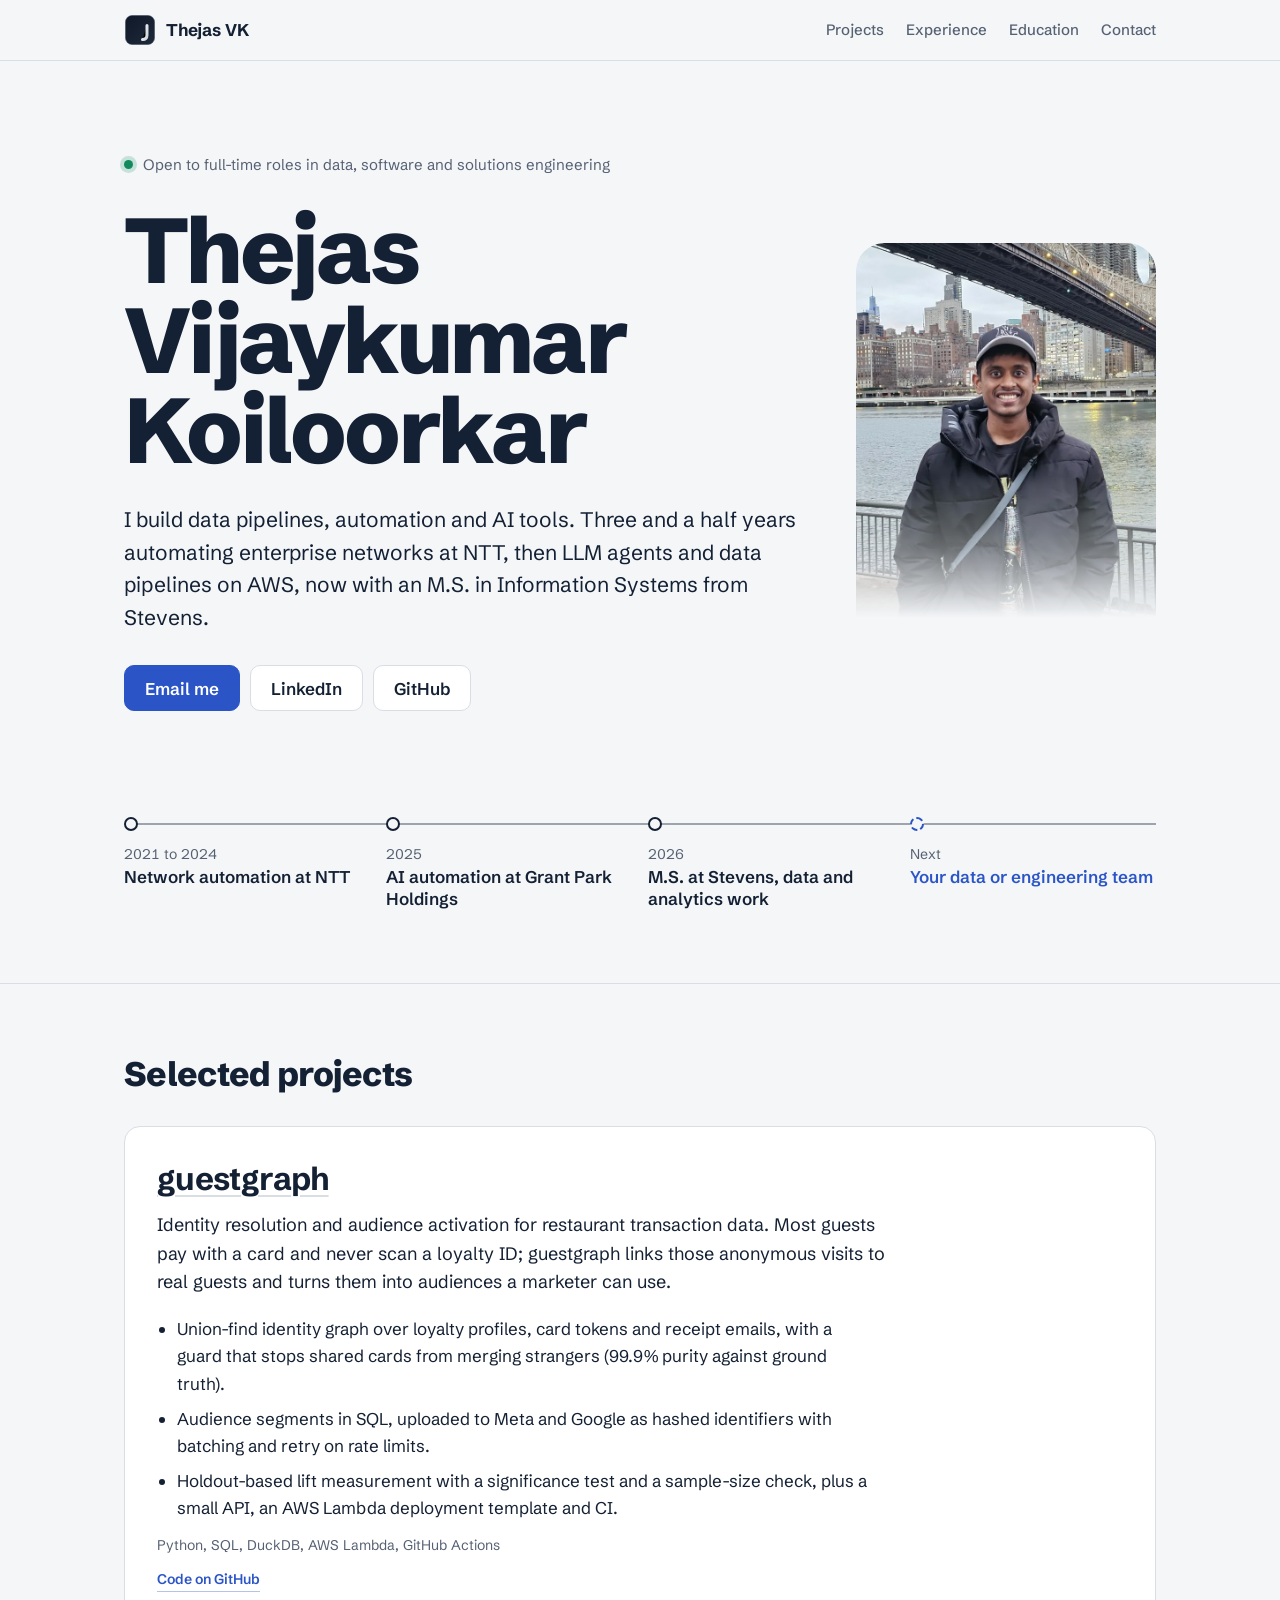
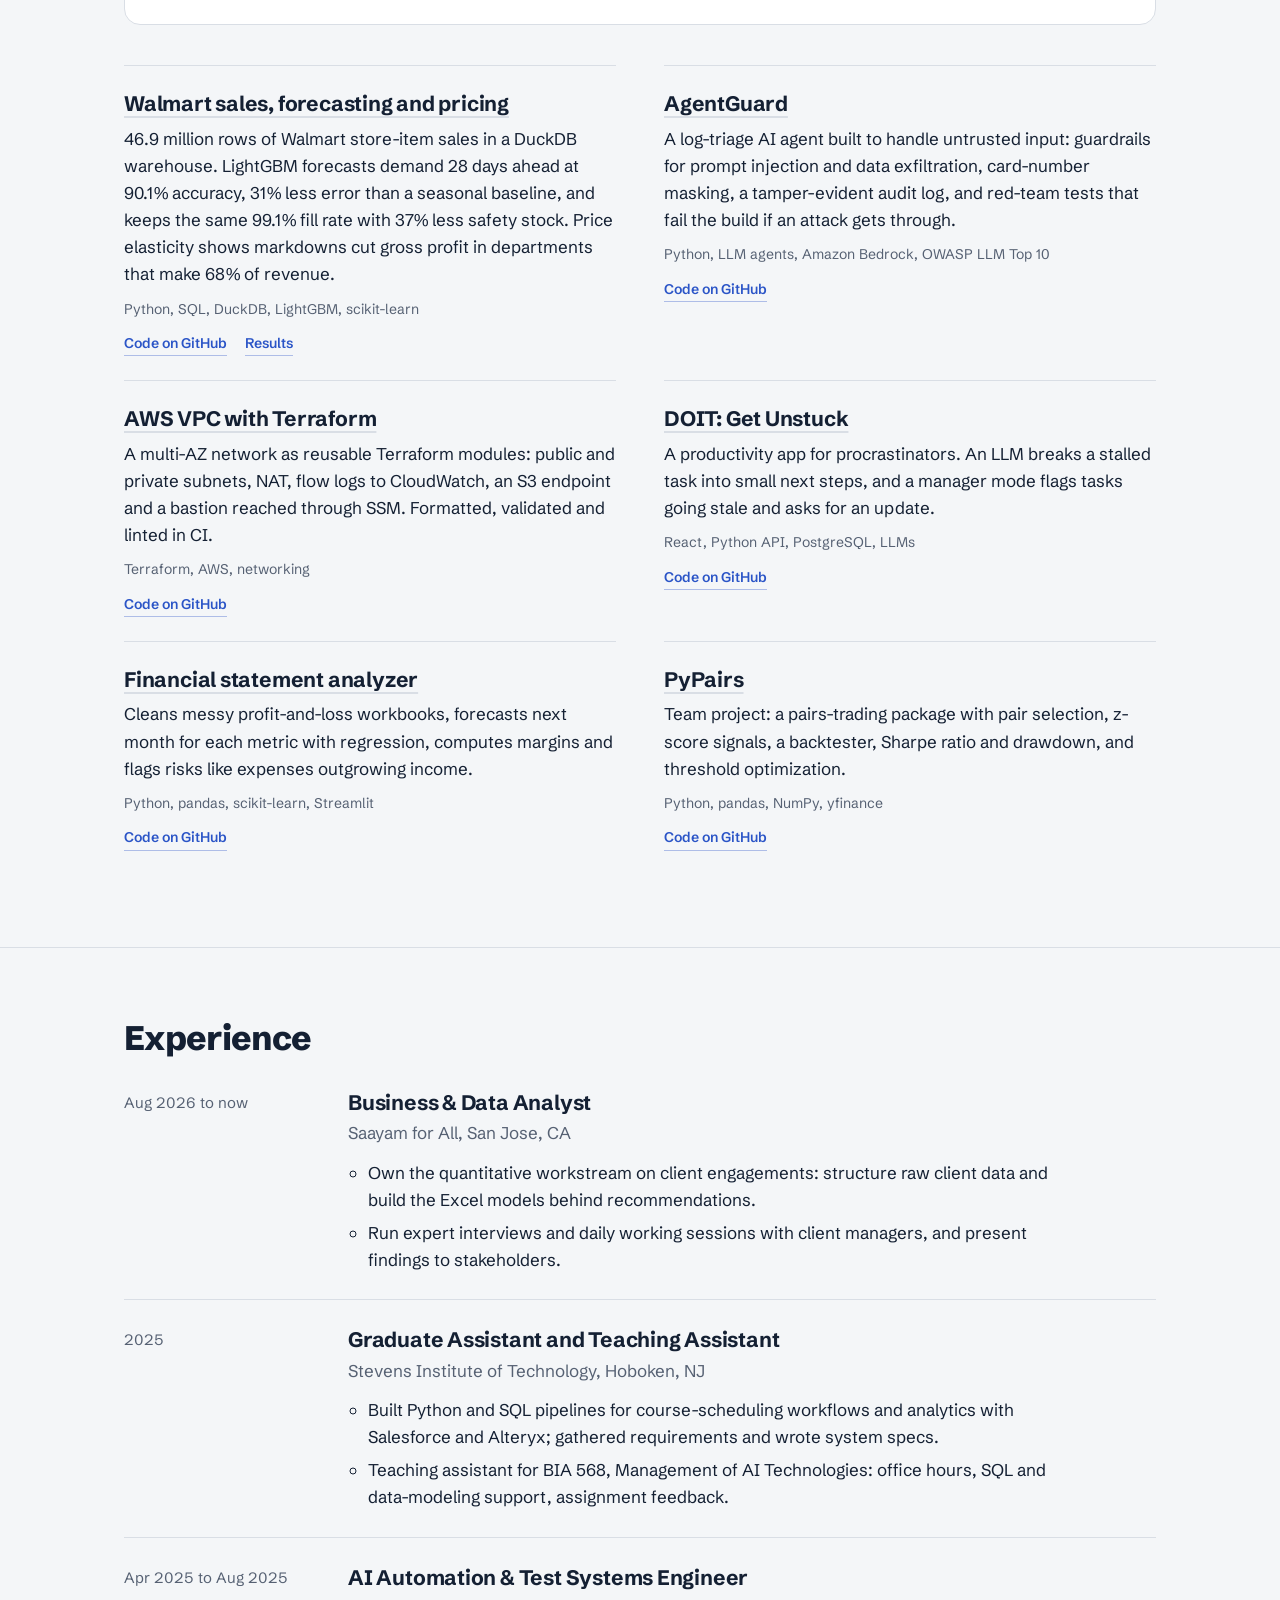
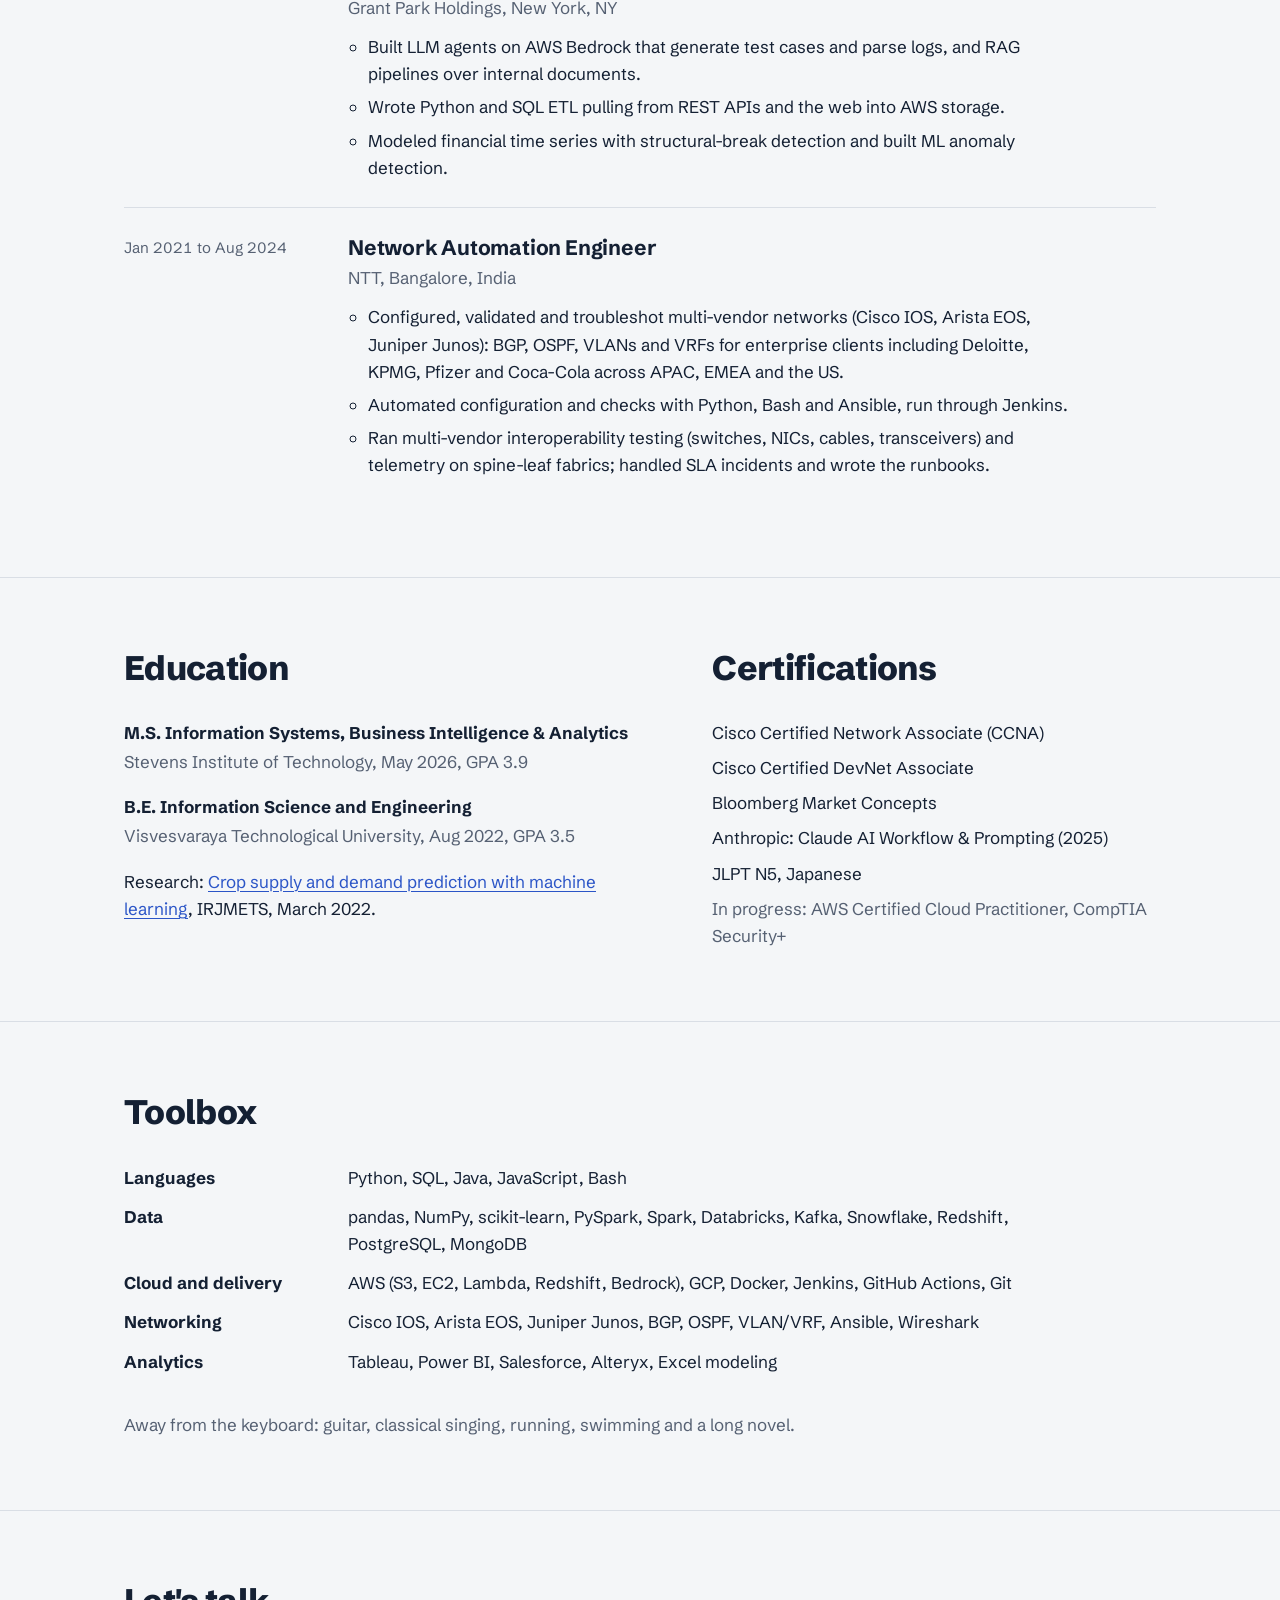
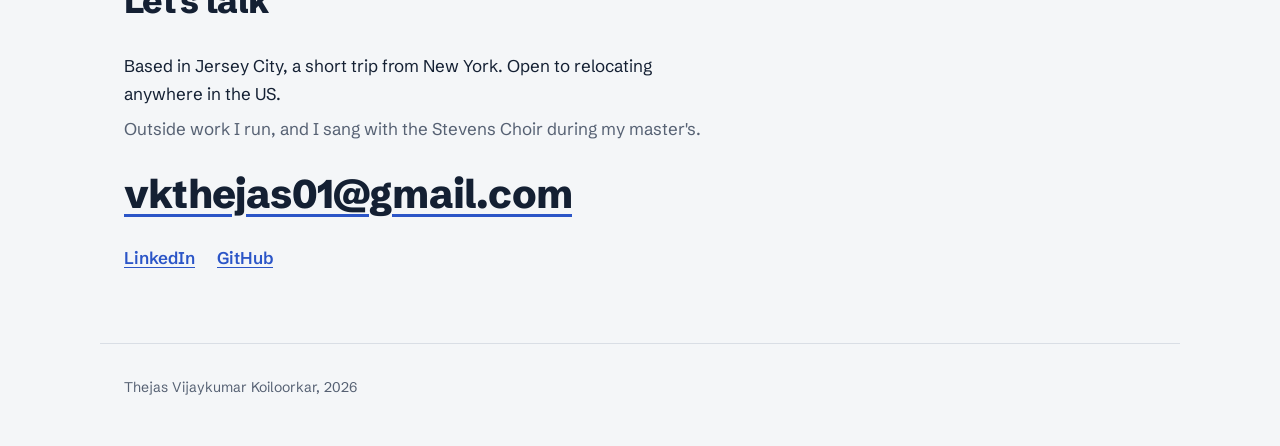
<file: index.html>
<!DOCTYPE html>
<html lang="en">
<head>
  <meta charset="UTF-8" />
  <meta name="viewport" content="width=device-width, initial-scale=1" />
  <title>Thejas Vijaykumar Koiloorkar | Data & Software Engineer</title>
  <meta name="description" content="Thejas Vijaykumar Koiloorkar: data and software engineer. Three and a half years automating enterprise networks at NTT, then LLM agents and data pipelines on AWS. M.S. Information Systems, Stevens Institute of Technology." />
  <meta name="author" content="Thejas Vijaykumar Koiloorkar" />
  <link rel="canonical" href="https://thejasvk.github.io/Homerun/" />
  <meta name="theme-color" content="#F4F6F8" media="(prefers-color-scheme: light)" />
  <meta name="theme-color" content="#0F1621" media="(prefers-color-scheme: dark)" />
  <meta property="og:type" content="website" />
  <meta property="og:title" content="Thejas Vijaykumar Koiloorkar | Data & Software Engineer" />
  <meta property="og:description" content="Network automation at NTT, LLM agents and data pipelines on AWS, M.S. Information Systems at Stevens. Projects, experience and contact." />
  <meta property="og:url" content="https://thejasvk.github.io/Homerun/" />
  <meta name="twitter:card" content="summary" />
  <link rel="icon" type="image/svg+xml" href="assets/tj-logo.svg" />
  <link rel="preconnect" href="https://fonts.googleapis.com" />
  <link rel="preconnect" href="https://fonts.gstatic.com" crossorigin />
  <link href="https://fonts.googleapis.com/css2?family=Schibsted+Grotesk:ital,wght@0,400;0,500;0,700;0,800;1,400&display=swap" rel="stylesheet" />
  <link rel="stylesheet" href="styles.css?v=2026-10-13e" />
</head>
<body>
  <a class="skip" href="#main">Skip to content</a>

  <header class="site-head">
    <div class="wrap head-row">
      <a class="brand" href="#top" aria-label="Thejas Vijaykumar Koiloorkar, back to top">
        <img src="assets/tj-logo.svg" alt="" width="32" height="32" />
        <span>Thejas VK</span>
      </a>
      <nav aria-label="Sections">
        <a href="#work">Projects</a>
        <a href="#experience">Experience</a>
        <a href="#education">Education</a>
        <a href="#contact">Contact</a>
      </nav>
    </div>
  </header>

  <main id="main">
    <section class="hero wrap" id="top">
      <div class="intro">
        <div class="intro-text">
          <p class="status"><span class="dot" aria-hidden="true"></span>Open to full-time roles in data, software and solutions engineering</p>
          <h1>Thejas Vijaykumar Koiloorkar</h1>
          <p class="lede">I build data pipelines, automation and AI tools. Three and a half years automating enterprise networks at NTT, then LLM agents and data pipelines on AWS, now with an M.S. in Information Systems from Stevens.</p>
          <div class="cta">
            <a class="btn primary" href="mailto:vkthejas01@gmail.com">Email me</a>
            <a class="btn" href="https://linkedin.com/in/thejasvk" target="_blank" rel="noopener">LinkedIn</a>
            <a class="btn" href="https://github.com/ThejasVK" target="_blank" rel="noopener">GitHub</a>
          </div>
        </div>
        <picture class="portrait">
          <source srcset="thejas.webp" type="image/webp">
          <img src="thejas.jpg" width="680" height="850" alt="Thejas Vijaykumar Koiloorkar by the East River, with the Queensboro Bridge behind him">
        </picture>
      </div>

      <figure class="trace" aria-label="Career path from network automation to data and AI engineering">
        <ol class="hops">
          <li><span class="node" aria-hidden="true"></span><span class="when">2021 to 2024</span><span class="what">Network automation at NTT</span></li>
          <li><span class="node" aria-hidden="true"></span><span class="when">2025</span><span class="what">AI automation at Grant Park Holdings</span></li>
          <li><span class="node" aria-hidden="true"></span><span class="when">2026</span><span class="what">M.S. at Stevens, data and analytics work</span></li>
          <li class="next"><span class="node" aria-hidden="true"></span><span class="when">Next</span><span class="what">Your data or engineering team</span></li>
        </ol>
      </figure>
    </section>

    <section class="block" id="work" aria-labelledby="work-h">
      <div class="wrap">
        <h2 id="work-h">Selected projects</h2>

        <article class="feature">
          <div class="feature-text">
            <h3><a href="https://github.com/ThejasVK/guestgraph" target="_blank" rel="noopener">guestgraph</a></h3>
            <p class="sum">Identity resolution and audience activation for restaurant transaction data. Most guests pay with a card and never scan a loyalty ID; guestgraph links those anonymous visits to real guests and turns them into audiences a marketer can use.</p>
            <ul>
              <li>Union-find identity graph over loyalty profiles, card tokens and receipt emails, with a guard that stops shared cards from merging strangers (99.9% purity against ground truth).</li>
              <li>Audience segments in SQL, uploaded to Meta and Google as hashed identifiers with batching and retry on rate limits.</li>
              <li>Holdout-based lift measurement with a significance test and a sample-size check, plus a small API, an AWS Lambda deployment template and CI.</li>
            </ul>
            <p class="stack">Python, SQL, DuckDB, AWS Lambda, GitHub Actions</p>
            <p class="links"><a href="https://github.com/ThejasVK/guestgraph" target="_blank" rel="noopener" aria-label="guestgraph: code on GitHub">Code on GitHub</a></p>
          </div>
        </article>

        <div class="projects">
          <article>
            <h3><a href="https://github.com/ThejasVK/walmart-retail-analytics" target="_blank" rel="noopener">Walmart sales, forecasting and pricing</a></h3>
            <p>46.9 million rows of Walmart store-item sales in a DuckDB warehouse. LightGBM forecasts demand 28 days ahead at 90.1% accuracy, 31% less error than a seasonal baseline, and keeps the same 99.1% fill rate with 37% less safety stock. Price elasticity shows markdowns cut gross profit in departments that make 68% of revenue.</p>
            <p class="stack">Python, SQL, DuckDB, LightGBM, scikit-learn</p>
            <p class="links"><a href="https://github.com/ThejasVK/walmart-retail-analytics" target="_blank" rel="noopener" aria-label="Walmart sales, forecasting and pricing: code on GitHub">Code on GitHub</a>
              <a href="https://github.com/ThejasVK/walmart-retail-analytics/blob/main/reports/RESULTS.md" target="_blank" rel="noopener" aria-label="Walmart sales, forecasting and pricing: results">Results</a></p>
          </article>
          <article>
            <h3><a href="https://github.com/ThejasVK/AgentGuard" target="_blank" rel="noopener">AgentGuard</a></h3>
            <p>A log-triage AI agent built to handle untrusted input: guardrails for prompt injection and data exfiltration, card-number masking, a tamper-evident audit log, and red-team tests that fail the build if an attack gets through.</p>
            <p class="stack">Python, LLM agents, Amazon Bedrock, OWASP LLM Top 10</p>
            <p class="links"><a href="https://github.com/ThejasVK/AgentGuard" target="_blank" rel="noopener" aria-label="AgentGuard: code on GitHub">Code on GitHub</a></p>
          </article>
          <article>
            <h3><a href="https://github.com/ThejasVK/aws-vpc-terraform" target="_blank" rel="noopener">AWS VPC with Terraform</a></h3>
            <p>A multi-AZ network as reusable Terraform modules: public and private subnets, NAT, flow logs to CloudWatch, an S3 endpoint and a bastion reached through SSM. Formatted, validated and linted in CI.</p>
            <p class="stack">Terraform, AWS, networking</p>
            <p class="links"><a href="https://github.com/ThejasVK/aws-vpc-terraform" target="_blank" rel="noopener" aria-label="AWS VPC with Terraform: code on GitHub">Code on GitHub</a></p>
          </article>
          <article>
            <h3><a href="https://github.com/ThejasVK/Deadline" target="_blank" rel="noopener">DOIT: Get Unstuck</a></h3>
            <p>A productivity app for procrastinators. An LLM breaks a stalled task into small next steps, and a manager mode flags tasks going stale and asks for an update.</p>
            <p class="stack">React, Python API, PostgreSQL, LLMs</p>
            <p class="links"><a href="https://github.com/ThejasVK/Deadline" target="_blank" rel="noopener" aria-label="DOIT: Get Unstuck: code on GitHub">Code on GitHub</a></p>
          </article>
          <article>
            <h3><a href="https://github.com/ThejasVK/GH-ProForma" target="_blank" rel="noopener">Financial statement analyzer</a></h3>
            <p>Cleans messy profit-and-loss workbooks, forecasts next month for each metric with regression, computes margins and flags risks like expenses outgrowing income.</p>
            <p class="stack">Python, pandas, scikit-learn, Streamlit</p>
            <p class="links"><a href="https://github.com/ThejasVK/GH-ProForma" target="_blank" rel="noopener" aria-label="Financial statement analyzer: code on GitHub">Code on GitHub</a></p>
          </article>
          <article>
            <h3><a href="https://github.com/ThejasVK/PyPairs" target="_blank" rel="noopener">PyPairs</a></h3>
            <p>Team project: a pairs-trading package with pair selection, z-score signals, a backtester, Sharpe ratio and drawdown, and threshold optimization.</p>
            <p class="stack">Python, pandas, NumPy, yfinance</p>
            <p class="links"><a href="https://github.com/ThejasVK/PyPairs" target="_blank" rel="noopener" aria-label="PyPairs: code on GitHub">Code on GitHub</a></p>
          </article>
        </div>
      </div>
    </section>

    <section class="block" id="experience" aria-labelledby="exp-h">
      <div class="wrap">
        <h2 id="exp-h">Experience</h2>
        <ol class="timeline">
          <li>
            <p class="dates">Aug 2026 to now</p>
            <div>
              <h3>Business &amp; Data Analyst</h3>
              <p class="org">Saayam for All, San Jose, CA</p>
              <ul>
                <li>Own the quantitative workstream on client engagements: structure raw client data and build the Excel models behind recommendations.</li>
                <li>Run expert interviews and daily working sessions with client managers, and present findings to stakeholders.</li>
              </ul>
            </div>
          </li>
          <li>
            <p class="dates">2025</p>
            <div>
              <h3>Graduate Assistant and Teaching Assistant</h3>
              <p class="org">Stevens Institute of Technology, Hoboken, NJ</p>
              <ul>
                <li>Built Python and SQL pipelines for course-scheduling workflows and analytics with Salesforce and Alteryx; gathered requirements and wrote system specs.</li>
                <li>Teaching assistant for BIA 568, Management of AI Technologies: office hours, SQL and data-modeling support, assignment feedback.</li>
              </ul>
            </div>
          </li>
          <li>
            <p class="dates">Apr 2025 to Aug 2025</p>
            <div>
              <h3>AI Automation &amp; Test Systems Engineer</h3>
              <p class="org">Grant Park Holdings, New York, NY</p>
              <ul>
                <li>Built LLM agents on AWS Bedrock that generate test cases and parse logs, and RAG pipelines over internal documents.</li>
                <li>Wrote Python and SQL ETL pulling from REST APIs and the web into AWS storage.</li>
                <li>Modeled financial time series with structural-break detection and built ML anomaly detection.</li>
              </ul>
            </div>
          </li>
          <li>
            <p class="dates">Jan 2021 to Aug 2024</p>
            <div>
              <h3>Network Automation Engineer</h3>
              <p class="org">NTT, Bangalore, India</p>
              <ul>
                <li>Configured, validated and troubleshot multi-vendor networks (Cisco IOS, Arista EOS, Juniper Junos): BGP, OSPF, VLANs and VRFs for enterprise clients including Deloitte, KPMG, Pfizer and Coca-Cola across APAC, EMEA and the US.</li>
                <li>Automated configuration and checks with Python, Bash and Ansible, run through Jenkins.</li>
                <li>Ran multi-vendor interoperability testing (switches, NICs, cables, transceivers) and telemetry on spine-leaf fabrics; handled SLA incidents and wrote the runbooks.</li>
              </ul>
            </div>
          </li>
        </ol>
      </div>
    </section>

    <section class="block" id="education" aria-labelledby="edu-h">
      <div class="wrap two">
        <div>
          <h2 id="edu-h">Education</h2>
          <dl class="edu">
            <dt>M.S. Information Systems, Business Intelligence &amp; Analytics</dt>
            <dd>Stevens Institute of Technology, May 2026, GPA 3.9</dd>
            <dt>B.E. Information Science and Engineering</dt>
            <dd>Visvesvaraya Technological University, Aug 2022, GPA 3.5</dd>
          </dl>
          <p class="pub">Research: <a href="https://www.irjmets.com/uploadedfiles/paper/issue_3_march_2022/20343/final/fin_irjmets1648559406.pdf" target="_blank" rel="noopener">Crop supply and demand prediction with machine learning</a>, IRJMETS, March 2022.</p>
        </div>
        <div>
          <h2>Certifications</h2>
          <ul class="plain">
            <li>Cisco Certified Network Associate (CCNA)</li>
            <li>Cisco Certified DevNet Associate</li>
            <li>Bloomberg Market Concepts</li>
            <li>Anthropic: Claude AI Workflow &amp; Prompting (2025)</li>
            <li>JLPT N5, Japanese</li>
            <li class="muted">In progress: AWS Certified Cloud Practitioner, CompTIA Security+</li>
          </ul>
        </div>
      </div>
    </section>

    <section class="block" id="skills" aria-labelledby="skills-h">
      <div class="wrap">
        <h2 id="skills-h">Toolbox</h2>
        <dl class="skills">
          <dt>Languages</dt><dd>Python, SQL, Java, JavaScript, Bash</dd>
          <dt>Data</dt><dd>pandas, NumPy, scikit-learn, PySpark, Spark, Databricks, Kafka, Snowflake, Redshift, PostgreSQL, MongoDB</dd>
          <dt>Cloud and delivery</dt><dd>AWS (S3, EC2, Lambda, Redshift, Bedrock), GCP, Docker, Jenkins, GitHub Actions, Git</dd>
          <dt>Networking</dt><dd>Cisco IOS, Arista EOS, Juniper Junos, BGP, OSPF, VLAN/VRF, Ansible, Wireshark</dd>
          <dt>Analytics</dt><dd>Tableau, Power BI, Salesforce, Alteryx, Excel modeling</dd>
        </dl>
        <p class="human">Away from the keyboard: guitar, classical singing, running, swimming and a long novel.</p>
      </div>
    </section>

    <section class="block contact" id="contact" aria-labelledby="contact-h">
      <div class="wrap">
        <h2 id="contact-h">Let's talk</h2>
        <p>Based in Jersey City, a short trip from New York. Open to relocating anywhere in the US.</p>
        <p class="aside">Outside work I run, and I sang with the Stevens Choir during my master's.</p>
        <p class="big"><a href="mailto:vkthejas01@gmail.com">vkthejas01@gmail.com</a></p>
        <p class="links"><a href="https://linkedin.com/in/thejasvk" target="_blank" rel="noopener">LinkedIn</a><a href="https://github.com/ThejasVK" target="_blank" rel="noopener">GitHub</a></p>
      </div>
    </section>
  </main>

  <footer class="wrap foot">
    <p>Thejas Vijaykumar Koiloorkar, 2026</p>
  </footer>
</body>
</html>
</file>
<file: styles.css>
:root {
  --paper: #F4F6F8;
  --panel: #FFFFFF;
  --ink: #142033;
  --muted: #566173;
  --line: #D9DEE5;
  --accent: #2B55C7;
  --accent-ink: #FFFFFF;
  --live: #138A5E;
  --font: "Schibsted Grotesk", system-ui, -apple-system, "Segoe UI", sans-serif;
  --wrap: 1080px;
  color-scheme: light;
}
@media (prefers-color-scheme: dark) {
  :root {
    --paper: #0F1621;
    --panel: #172131;
    --ink: #E6EBF2;
    --muted: #98A3B3;
    --line: #263244;
    --accent: #8BA8FF;
    --accent-ink: #0F1621;
    --live: #3CC489;
    color-scheme: dark;
  }
}

*, *::before, *::after { box-sizing: border-box; }
html { scroll-behavior: smooth; scroll-padding-top: 72px; }
@media (prefers-reduced-motion: reduce) { html { scroll-behavior: auto; } }
body {
  margin: 0;
  background: var(--paper);
  color: var(--ink);
  font: 400 17px/1.6 var(--font);
  -webkit-font-smoothing: antialiased;
  text-rendering: optimizeLegibility;
}
a { color: var(--accent); text-underline-offset: 3px; text-decoration-thickness: 1px; }
a:hover { text-decoration-thickness: 2px; }
:focus-visible { outline: 2px solid var(--accent); outline-offset: 3px; border-radius: 4px; }
img { display: block; }

.wrap { max-width: var(--wrap); margin: 0 auto; padding: 0 24px; }
@media (max-width: 600px) { .wrap { padding: 0 16px; } }

.skip { position: absolute; left: -999px; top: 8px; background: var(--ink); color: var(--paper); padding: 8px 12px; border-radius: 6px; z-index: 10; }
.skip:focus { left: 8px; }

/* header */
.site-head { position: sticky; top: 0; z-index: 5; background: color-mix(in srgb, var(--paper) 88%, transparent); backdrop-filter: blur(8px); border-bottom: 1px solid var(--line); }
.head-row { display: flex; align-items: center; justify-content: space-between; gap: 16px; height: 60px; }
.brand { display: flex; align-items: center; gap: 10px; color: var(--ink); text-decoration: none; font-weight: 700; letter-spacing: -0.01em; }
.brand img { border-radius: 8px; }
nav { display: flex; gap: 22px; }
nav a { color: var(--muted); text-decoration: none; font-weight: 500; font-size: 15px; }
nav a:hover { color: var(--ink); }
@media (max-width: 640px) { .brand span { display: none; } nav { gap: 16px; } nav a { font-size: 14px; } }

/* hero */
.hero { padding-top: 88px; padding-bottom: 72px; }
.intro { display: grid; grid-template-columns: minmax(0, 1fr) minmax(240px, 300px); gap: 56px; align-items: center; }
.portrait { display: block; margin: 0; aspect-ratio: 4 / 5; border-radius: 28px 28px 0 0; overflow: hidden;
  -webkit-mask-image: linear-gradient(to bottom, #000 62%, rgba(0,0,0,.55) 82%, transparent 100%);
          mask-image: linear-gradient(to bottom, #000 62%, rgba(0,0,0,.55) 82%, transparent 100%); }
.portrait img { display: block; width: 100%; height: 100%; object-fit: cover; object-position: 50% 30%; }
@media (prefers-color-scheme: dark) { .portrait img { filter: brightness(.9) saturate(.95); } }
@media (max-width: 760px) {
  .intro { grid-template-columns: 1fr; gap: 20px; }
  .portrait { order: -1; aspect-ratio: 3 / 2; max-width: 440px; border-radius: 22px 22px 0 0; }
  .portrait img { object-position: 50% 26%; }
}
.status { display: inline-flex; align-items: center; gap: 10px; margin: 0 0 28px; font-size: 15px; color: var(--muted); }
.dot { width: 9px; height: 9px; border-radius: 50%; background: var(--live); box-shadow: 0 0 0 4px color-mix(in srgb, var(--live) 20%, transparent); }
h1 {
  margin: 0;
  font-weight: 800;
  font-size: clamp(42px, 7.4vw, 92px);
  line-height: 0.98;
  letter-spacing: -0.035em;
  max-width: 13ch;
  text-wrap: balance;
}
.lede { margin: 28px 0 0; max-width: 60ch; font-size: clamp(18px, 2vw, 21px); line-height: 1.55; color: var(--ink); }
.cta { display: flex; flex-wrap: wrap; gap: 10px; margin-top: 32px; }
.btn { display: inline-flex; align-items: center; height: 46px; padding: 0 20px; border-radius: 10px; border: 1px solid var(--line); background: var(--panel); color: var(--ink); font-weight: 600; text-decoration: none; }
.btn:hover { border-color: var(--ink); text-decoration: none; }
.btn.primary { background: var(--accent); border-color: var(--accent); color: var(--accent-ink); }
.btn.primary:hover { filter: brightness(1.08); }

/* the career trace: the one memorable element */
.trace { position: relative; margin: 72px 0 0; }
.hops::before { content: ""; position: absolute; top: 40px; left: 7px; right: 0; height: 2px; background: color-mix(in srgb, var(--muted) 55%, transparent); transform-origin: left; transform: scaleX(0); animation: grow 1.4s .2s ease-out forwards; }
@keyframes grow { to { transform: scaleX(1); } }
.hops { position: relative; list-style: none; margin: 0; padding: 0; display: grid; grid-template-columns: repeat(4, 1fr); gap: 16px; }
.hops li { padding-top: 28px; position: relative; }
.node { position: absolute; z-index: 1; top: 34px; left: 0; width: 14px; height: 14px; border-radius: 50%; background: var(--paper); border: 2px solid var(--ink); }
.hops li:nth-child(1) .node { opacity: 0; animation: pop .3s .3s forwards; }
.hops li:nth-child(2) .node { opacity: 0; animation: pop .3s .7s forwards; }
.hops li:nth-child(3) .node { opacity: 0; animation: pop .3s 1.1s forwards; }
.hops li.next .node { opacity: 0; border-style: dashed; border-color: var(--accent); animation: pop .3s 1.5s forwards; }
@keyframes pop { to { opacity: 1; } }
.when { display: block; margin-top: 32px; font-size: 14px; color: var(--muted); font-variant-numeric: tabular-nums; }
.what { display: block; font-weight: 600; line-height: 1.35; }
.hops li.next .what { color: var(--accent); }
@media (prefers-reduced-motion: reduce) {
  .hops::before { animation: none; transform: none; }
  .node { animation: none !important; opacity: 1 !important; }
}
@media (max-width: 720px) {
  .hops::before { display: none; }
  .hops { grid-template-columns: 1fr; gap: 0; border-left: 2px solid var(--line); margin-left: 6px; }
  .hops li { padding: 0 0 18px 22px; }
  .node { top: 4px; left: -9px; }
  .when { margin-top: 0; }
}

/* sections */
.block { padding: 72px 0; border-top: 1px solid var(--line); }
h2 { margin: 0 0 32px; font-size: clamp(26px, 3.2vw, 34px); font-weight: 800; letter-spacing: -0.02em; line-height: 1.1; }
h3 { margin: 0; font-size: 21px; font-weight: 700; letter-spacing: -0.01em; line-height: 1.25; }
h3 a { color: var(--ink); text-decoration: underline; text-decoration-color: var(--line); text-decoration-thickness: 2px; text-underline-offset: 5px; transition: text-decoration-color .2s, color .2s; }
h3 a:hover { color: var(--accent); text-decoration-color: var(--accent); }
#work .links { margin: 12px 0 0; display: flex; flex-wrap: wrap; gap: 8px 18px; font-size: 14px; font-weight: 600; }
#work .links a { color: var(--accent); text-decoration: none; border-bottom: 1px solid color-mix(in srgb, var(--accent) 35%, transparent); padding-bottom: 1px; }
#work .links a:hover { border-bottom-color: var(--accent); }
.stack { margin: 12px 0 0; font-size: 14px; color: var(--muted); }

/* projects */
.feature { background: var(--panel); border: 1px solid var(--line); border-radius: 16px; padding: 32px; margin-bottom: 40px; }
.feature h3 { font-size: clamp(26px, 3vw, 32px); letter-spacing: -0.02em; }
.feature .sum { margin: 12px 0 0; max-width: 68ch; font-size: 18px; }
.feature ul { margin: 18px 0 0; padding-left: 20px; max-width: 72ch; display: grid; gap: 8px; }
.projects { display: grid; grid-template-columns: repeat(2, minmax(0, 1fr)); gap: 0 48px; }
.projects article { padding: 24px 0; border-top: 1px solid var(--line); }
.projects article p { margin: 8px 0 0; max-width: 60ch; }
.projects .stack { margin-top: 10px; }
@media (max-width: 760px) { .projects { grid-template-columns: 1fr; } .feature { padding: 22px; } }

/* experience */
.timeline { list-style: none; margin: 0; padding: 0; }
.timeline > li { display: grid; grid-template-columns: 200px minmax(0, 1fr); gap: 24px; padding: 26px 0; border-top: 1px solid var(--line); }
.timeline > li:first-child { border-top: 0; padding-top: 0; }
.dates { margin: 2px 0 0; color: var(--muted); font-size: 15px; font-variant-numeric: tabular-nums; }
.org { margin: 4px 0 0; color: var(--muted); }
.timeline ul { margin: 12px 0 0; padding-left: 20px; display: grid; gap: 6px; max-width: 72ch; }
@media (max-width: 680px) { .timeline > li { grid-template-columns: 1fr; gap: 6px; } }

/* education, skills */
.two { display: grid; grid-template-columns: 1.2fr 1fr; gap: 56px; }
@media (max-width: 760px) { .two { grid-template-columns: 1fr; gap: 48px; } }
.edu { margin: 0; }
.edu dt { font-weight: 700; }
.edu dd { margin: 2px 0 18px; color: var(--muted); }
.pub { margin: 6px 0 0; max-width: 60ch; }
.plain { list-style: none; margin: 0; padding: 0; display: grid; gap: 8px; }
.muted { color: var(--muted); }
.skills { display: grid; grid-template-columns: 200px minmax(0, 1fr); gap: 12px 24px; margin: 0; max-width: 900px; }
.skills dt { font-weight: 700; }
.skills dd { margin: 0; }
@media (max-width: 680px) { .skills { grid-template-columns: 1fr; gap: 2px; } .skills dd { margin-bottom: 12px; } }
.human { margin: 36px 0 0; color: var(--muted); }

/* contact */
.contact p { margin: 0; max-width: 60ch; }
.contact .big { margin-top: 20px; font-size: clamp(24px, 4vw, 40px); font-weight: 800; letter-spacing: -0.02em; word-break: break-word; }
.contact .big a { color: var(--ink); text-decoration-color: var(--accent); text-decoration-thickness: 3px; text-underline-offset: 6px; }
.contact .aside { margin-top: 8px; color: var(--muted); }
.contact .links { display: flex; gap: 22px; margin-top: 18px; font-weight: 600; }

.foot { padding: 32px 24px 48px; color: var(--muted); font-size: 14px; border-top: 1px solid var(--line); }
.foot p { margin: 0; }

@media print {
  .site-head, .cta, .trace, .skip { display: none; }
  .block { padding: 24px 0; }
  body { background: #fff; color: #000; }
}
</file>
